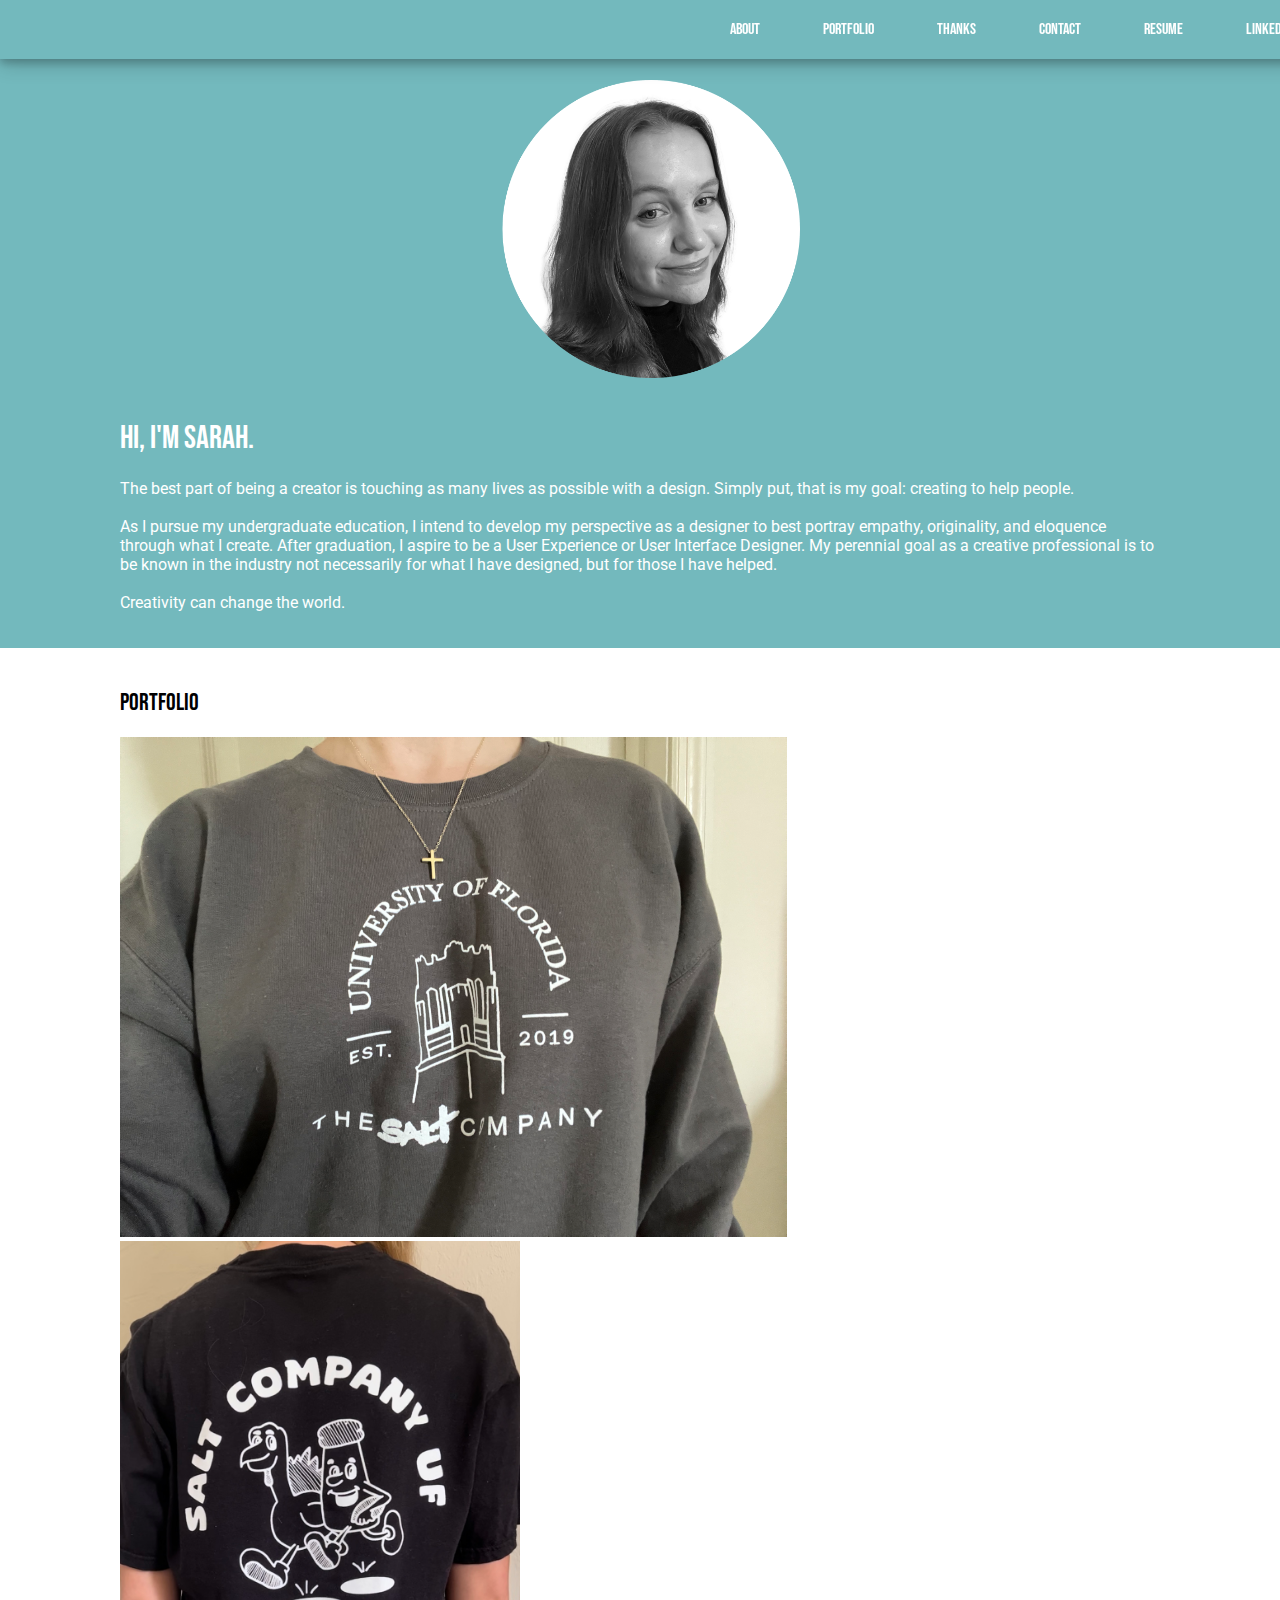
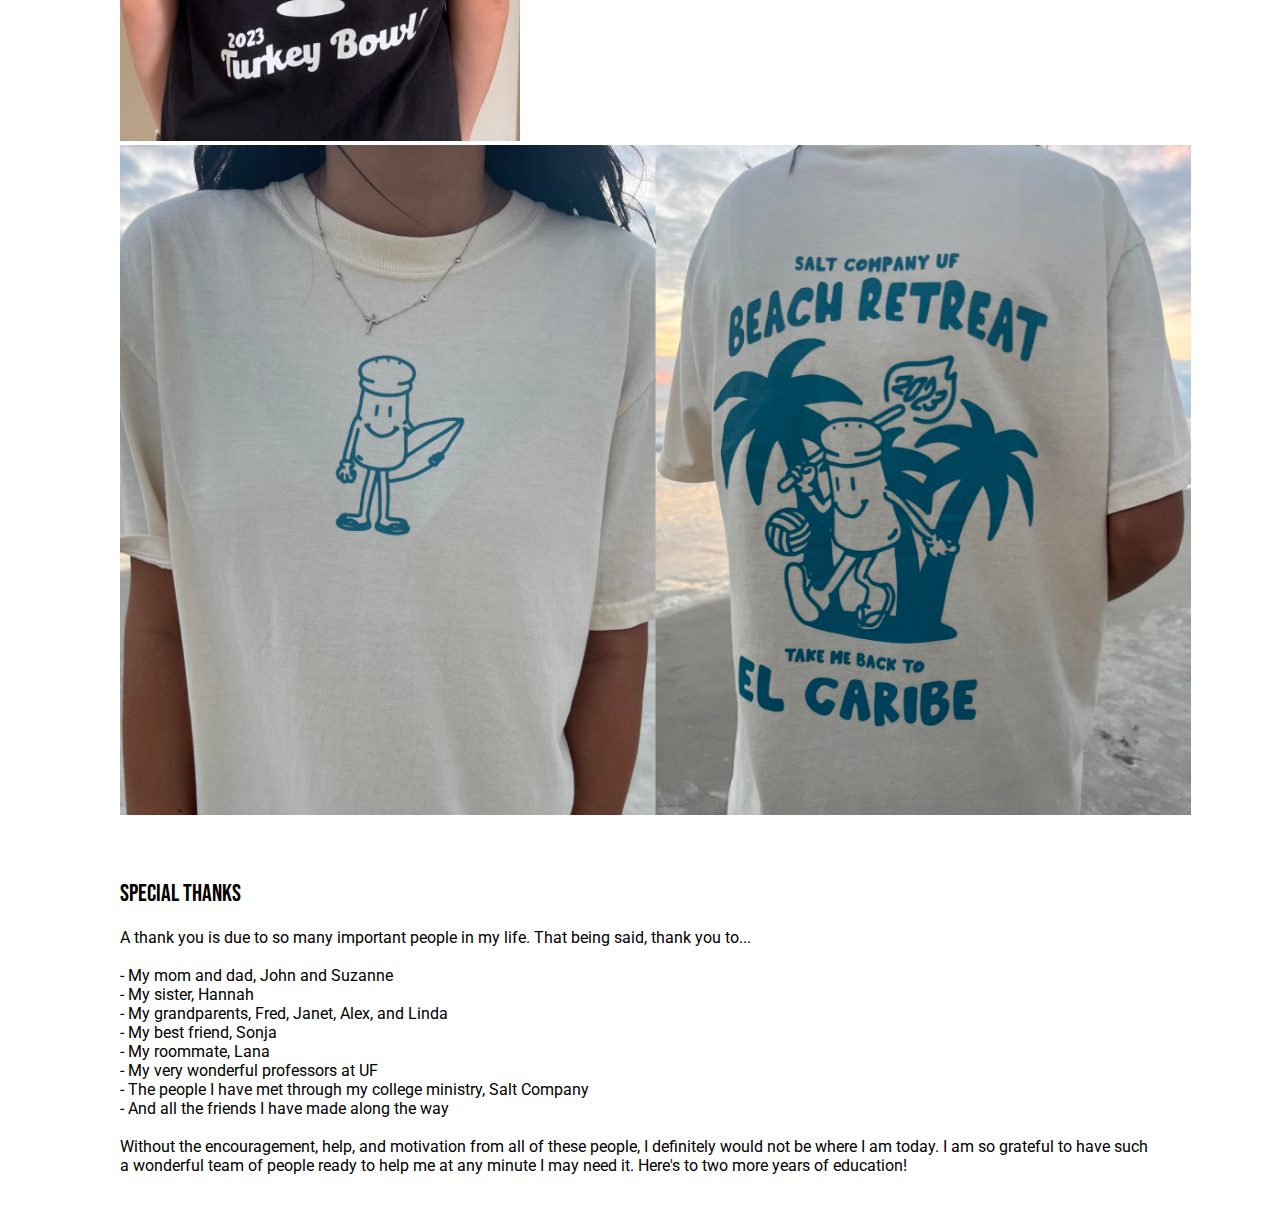
<file: index.html>
<!DOCTYPE html>
<html>
    <head>
        <title>Sarah's Website</title>
        <link href="style.css" rel= "stylesheet">
        <link rel="preconnect" href="https://fonts.googleapis.com">
        <link rel="preconnect" href="https://fonts.gstatic.com" crossorigin>
        <link href="https://fonts.googleapis.com/css2?family=Bebas+Neue&display=swap" rel="stylesheet">
        
        <link rel="preconnect" href="https://fonts.googleapis.com">
        <link rel="preconnect" href="https://fonts.gstatic.com" crossorigin>
        <link href="https://fonts.googleapis.com/css2?family=Bebas+Neue&family=Roboto:ital,wght@0,100;0,300;0,400;0,500;0,700;0,900;1,100;1,300;1,400;1,500;1,700;1,900&display=swap" rel="stylesheet">
    </head>
    
    <body>
        <nav>
            <a href=#hello>About</a>
            <a href=#portfolio>Portfolio</a>
            <a href=#thanks>Thanks</a>
            <a href="mailto: sarahepauli@gmail.com">Contact</a>
            <a href="Pauli_Sarah_Resume_FEB2024.pdf" target="_blank">Resume</a>
            <a href="https://www.linkedin.com/in/sarah-pauli-5a9816261/" target="_blank">LinkedIn</a>
            
        </nav>
        
        <div id="hello">
        
        <!---this is the profile image--->
        <div id="profile">
        <img src="ProfilePSD.png" width="250px" alt="Profile Image" class="center">
        </div>
        
        
        
        
        
        <section id="about">
        
            <div id="intro">
            
            <h1>Hi, I'm Sarah.</h1>
            <p>
            The best part of being a creator is touching as many lives as possible with a design. Simply put, that is my goal: creating to help people. <br><br>

            As I pursue my undergraduate education, I intend to develop my perspective as a designer to best portray empathy, originality, and eloquence through what I create. After graduation, I aspire to be a User Experience or User Interface Designer. My perennial goal as a creative professional is to be known in the industry not necessarily for what I have designed, but for those I have helped. <br><br>

            Creativity can change the world.
            </p>
            </div>

                
            
        </section>
            
        </div>
        
        <div id="portfolio">
        
            <h2>Portfolio</h2>
                <img src="SaltSweatshirt2024.jpg" height="500px" alt="Sweatshirt Salt 2024">
                <img src="image0%20(2).jpeg" height="500px" alt="Turkey Bowl Salt 2023">
                <img src="BeachRetreatFRONTandBACK.png" height="670px" alt="Beach Retreat Salt 2023">
                
            
        </div>
        
        
        <div id="thanks">
        
            <h2>Special Thanks</h2>
            <p>
            A thank you is due to so many important people in my life. That being said, thank you to... <br><br>
                
            - My mom and dad, John and Suzanne <br>
            - My sister, Hannah <br>
            - My grandparents, Fred, Janet, Alex, and Linda <br>
            - My best friend, Sonja <br>
            - My roommate, Lana <br>
            - My very wonderful professors at UF <br>
            - The people I have met through my college ministry, Salt Company <br>
            - And all the friends I have made along the way <br> <br>
                
            Without the encouragement, help, and motivation from all of these people, I definitely would not be where I am today. I am so grateful to have such a wonderful team of people ready to help me at any minute I may need it. Here's to two more years of education!
            
            </p>
            
        </div>
    
    
    </body>




</html>
</file>
<file: style.css>
nav
{
    background: #73b9bd;
    color: white;
    padding: 20px;
    padding-left: 700px;
    font-family: "Bebas Neue", sans-serif;
    font-weight: 400;
    font-style: normal;
    position: fixed;
    width: 100%;
    box-shadow: 0 4px 8px 0 rgba(0, 0, 0, 0.2), 0 6px 20px 0 rgba(0, 0, 0, 0.19);
}

a{
    color: white;
    text-decoration: none;
    padding: 30px;
}

a:hover{
    color:#dfdfdf;
}

h1
{
    font-family: "Bebas Neue", sans-serif;
    font-weight: 400;
    font-style: normal;  
}

h2
{
    font-family: "Bebas Neue", sans-serif;
    font-weight: 400;
    font-style: normal;
}


body
{
    margin: 0px;
    font-family: "Roboto", sans-serif;
    font-weight: 400;
    font-style: normal; 
    
}

div#profile{
    padding: 0px;
    width: 500px;
    display:block;
    background: #73b9bd;
    margin-top: 80px;
    float:left;
    margin-left: 400px;
    
}

.center{
    
    display:block;
    width: 60%;
    margin-left: auto;
    margin-right: auto;
}

div#intro{
    padding: 20px;
    display: inline-block;
    color: white;
    background: #73b9bd;
    margin-left: 100px;
    margin-right: 100px;
    

    
}

div#hello{
    background: #73b9bd;
}

div#portfolio{
    padding: 20px;
    margin-left: 100px;
    margin-right: 100px;
}

div#thanks{
   padding: 20px;
    margin-left: 100px;
    margin-right: 100px;
    
}
</file>
